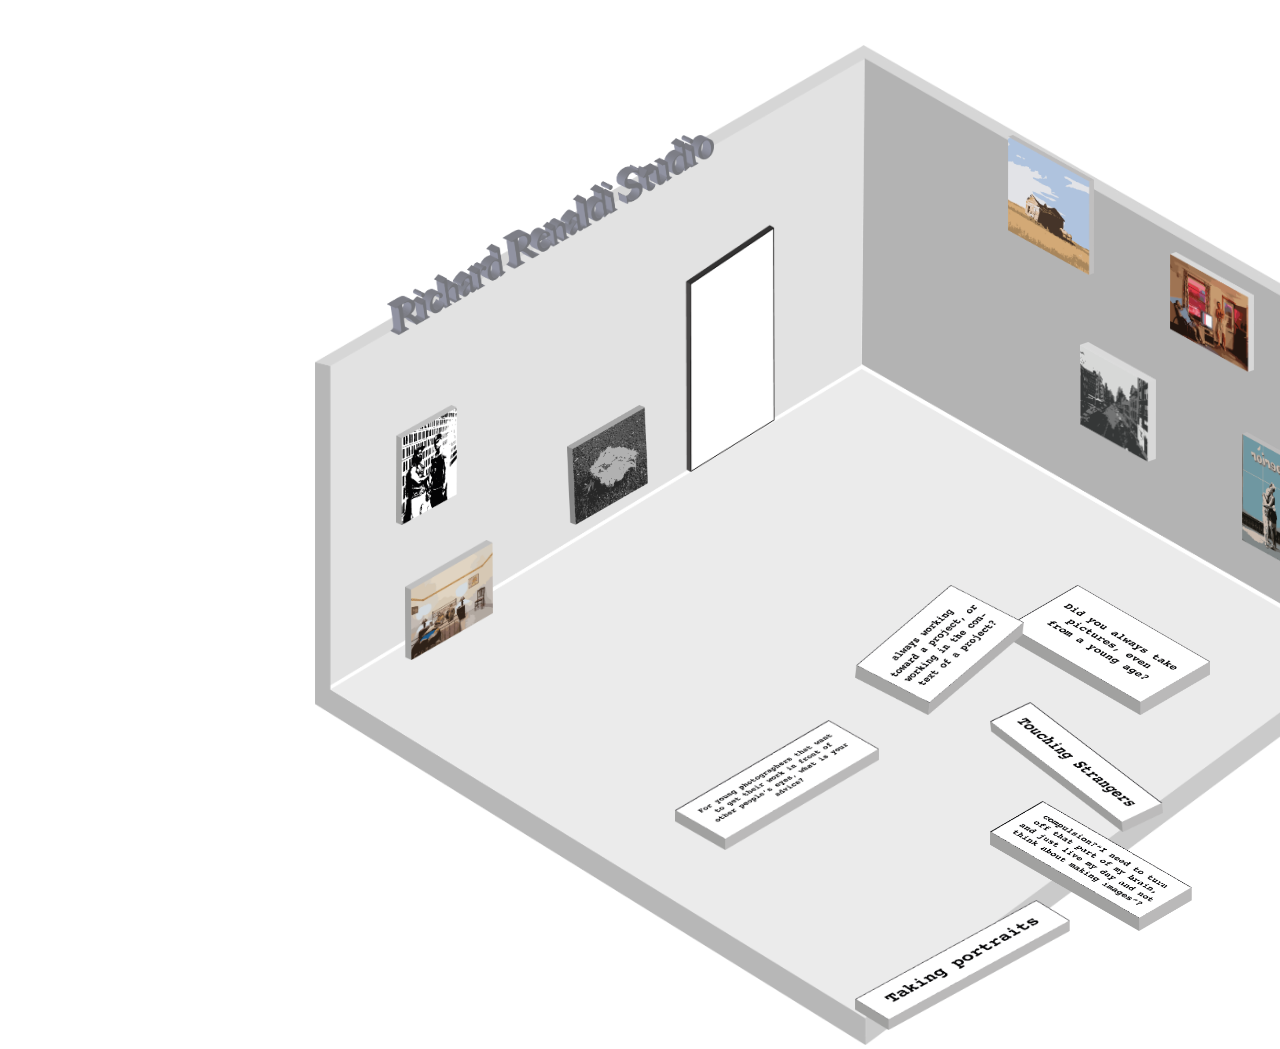
<file: index.html>
<!DOCTYPE html>
<html>
<head>
<title>On knowing when to put down the camera</title>
  	<link href="index.css" rel="stylesheet" type="text/css">
  </head>


		<body>
<div class="main">
	<img src="studio2.png" height="1000" alt="bg1">
	<a href="3.html">
	<img src="2.png" class="p1">
	</a>

  <a href="3.html">
  <img src="3.png" class="p2">
  </a>

  <a href="3.html">
  <img src="4.png" class="p3">
  </a>

  <a href="4.html">
  <img src="5.png" class="p4">
  </a>

  <a href="4.html">
  <img src="6.png" class="p5">
  </a>

  <a href="9.html">
  <img src="7.png" class="p6">
  </a>

  <a href="12.html">
  <img src="8.png" class="p7">
  </a>

  <a href="13.html">
  <img src="9.png" class="p8">
  </a>

<a href="1.html">
  <img src="word.png" class="word">
</a>

<a href="2.html">
  <img src="10.png" class="p9">
</a>


<a href="7.html">
  <img src="11.png" class="p10">
</a>

<a href="9.html">
  <img src="12.png" class="p11">
</a>

<a href="10.html">
  <img src="13.png" class="p12">
</a>

<a href="11.html">
  <img src="14.png" class="p13">
</a>

<a href="13.html">
  <img src="15.png" class="p14">
</a>



</div>


</body>
</file>
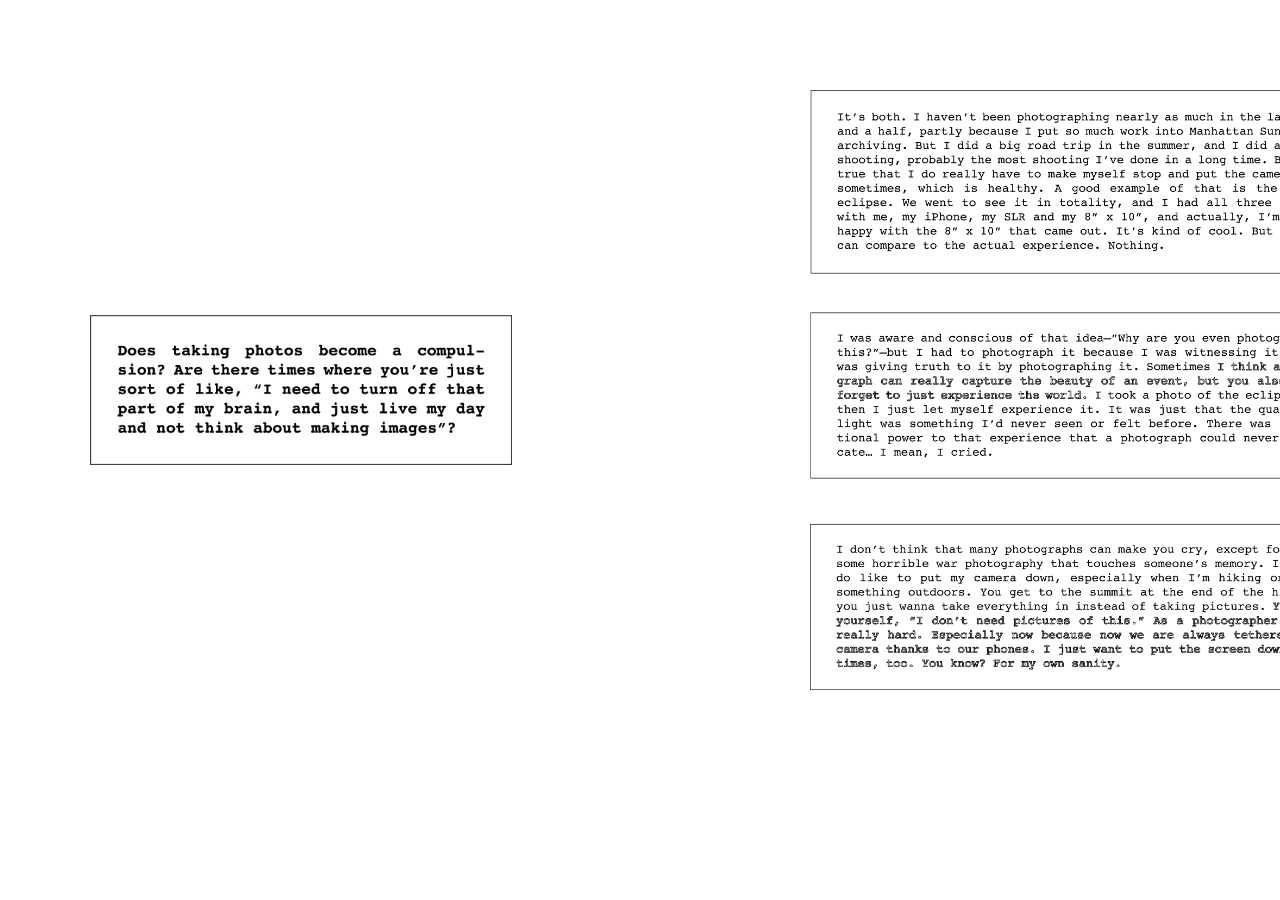
<file: 10.html>
<!DOCTYPE html>
<html>
<head>
<title></title>
  	<link href="4.css" rel="stylesheet" type="text/css">
  </head>


<body>
  <div class="q6">
    <img src="q8.png" height="150">
    </div>

    <div class="a6">
      <a href="index.html">
      <img src="a8.png" height="600">
      </a>
      </div>

      </body>
</file>
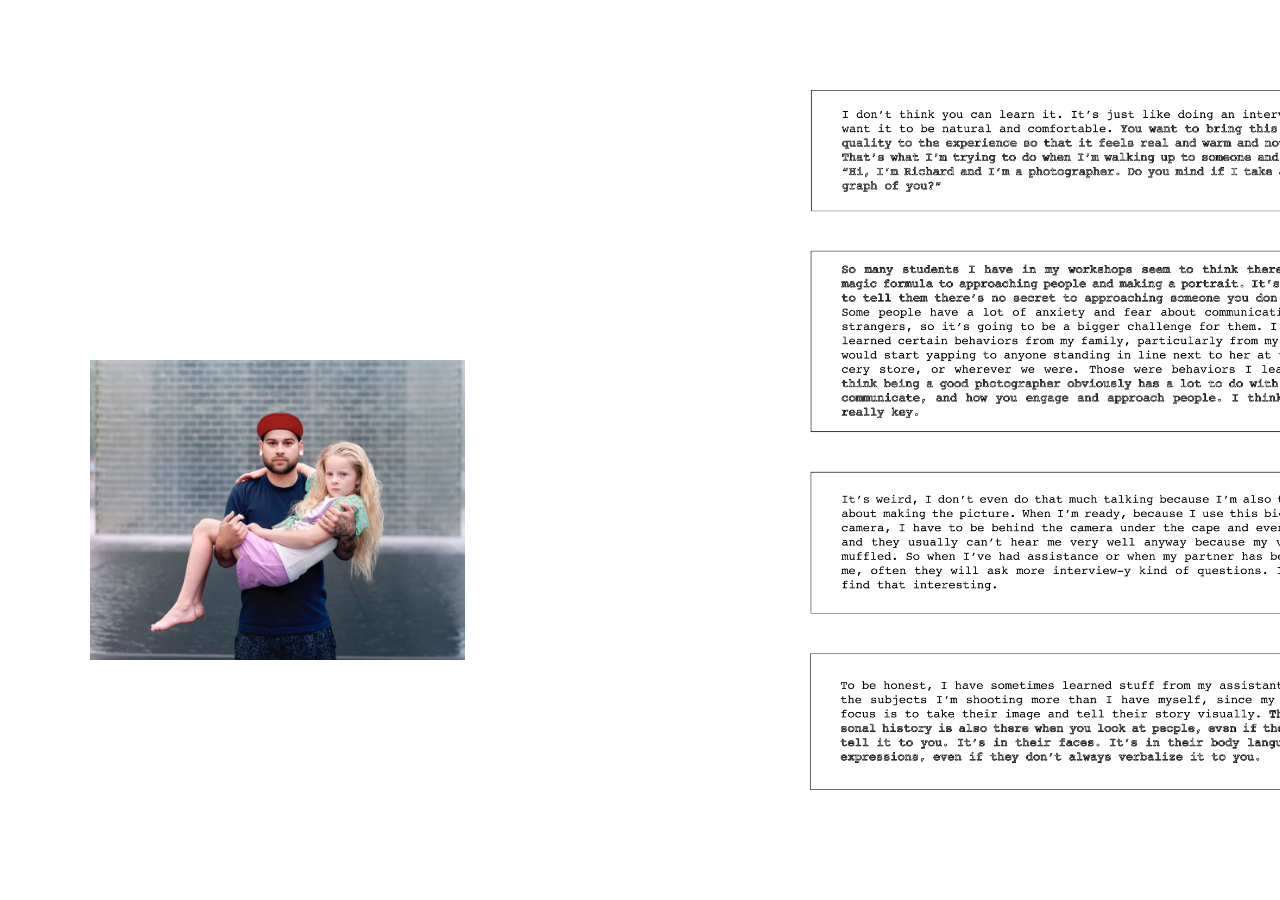
<file: 11.html>
<!DOCTYPE html>
<html>
<head>
<title></title>
  	<link href="4.css" rel="stylesheet" type="text/css">
  </head>


<body>
  <div class="q9">
    <img src="q9.png" height="200">
    </div>

    <div class="chris">
      <img src="chris.jpg" height="300">
      </div>

    <div class="a9">
      <a href="index.html">
      <img src="a9.png" height="700">
      </a>
      </div>

      </body>
</file>
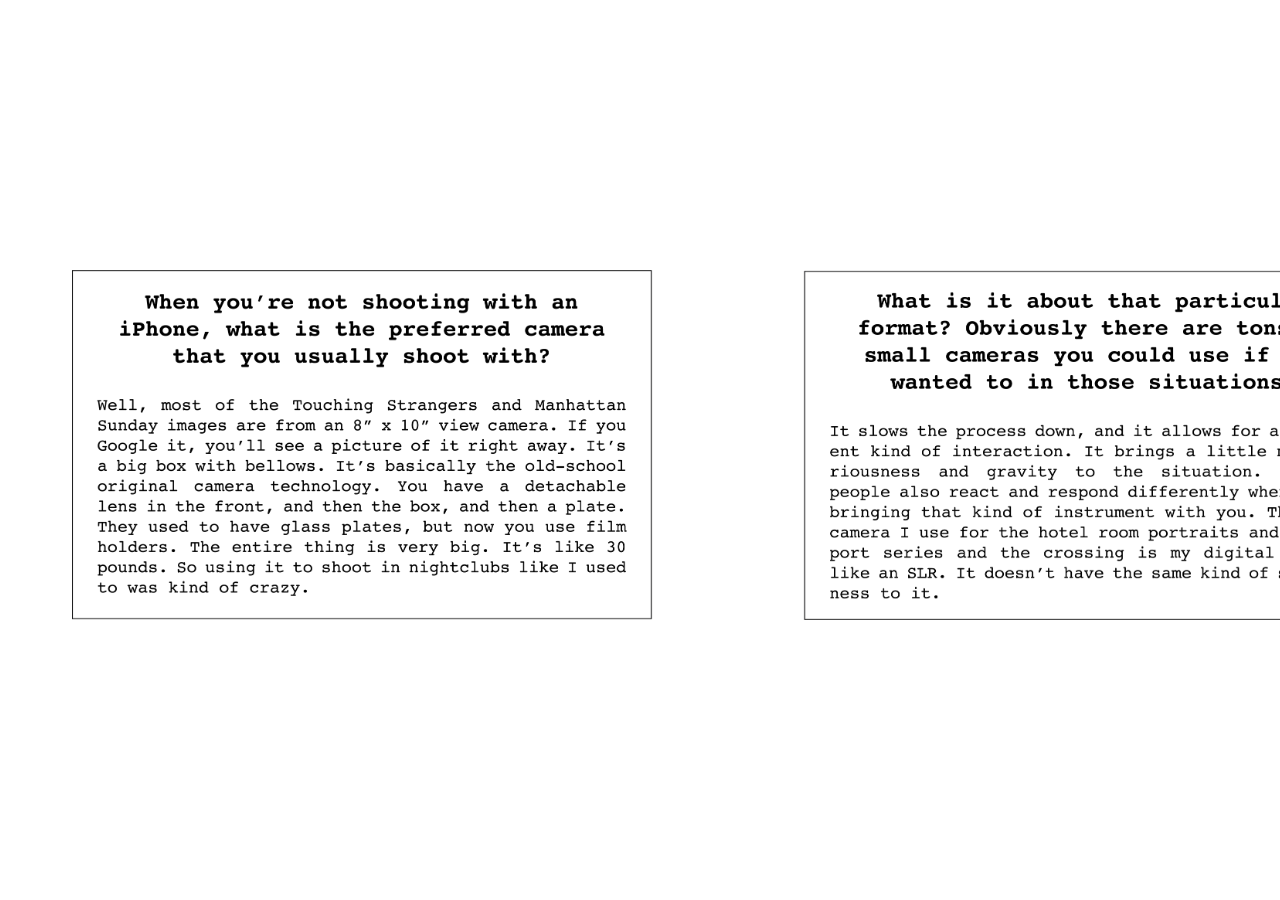
<file: 12.html>
<!DOCTYPE html>
<html>
<head>
<title></title>
  	<link href="4.css" rel="stylesheet" type="text/css">
  </head>


<body>
  <div class="q10">
    <a href="index.html">
    <img src="q10.png" height="350">
    </a>
    </div>


      </body>
</file>
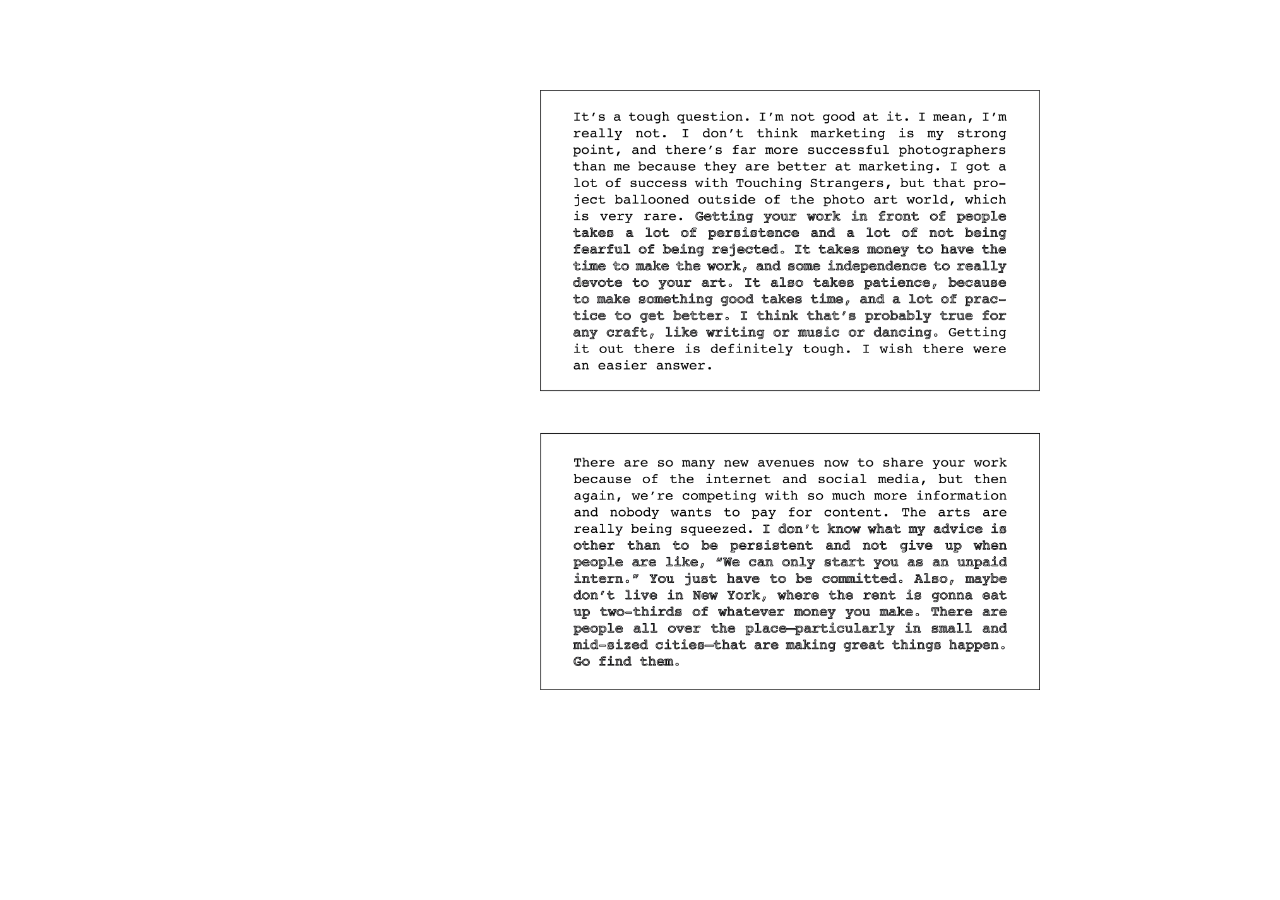
<file: 13.html>
<!DOCTYPE html>
<html>
<head>
<title></title>
  	<link href="4.css" rel="stylesheet" type="text/css">
  </head>


<body>
  <div class="a11">
    <a href="index.html">
    <img src="a11.png" height="600">
    </a>
    </div>


      </body>
</file>
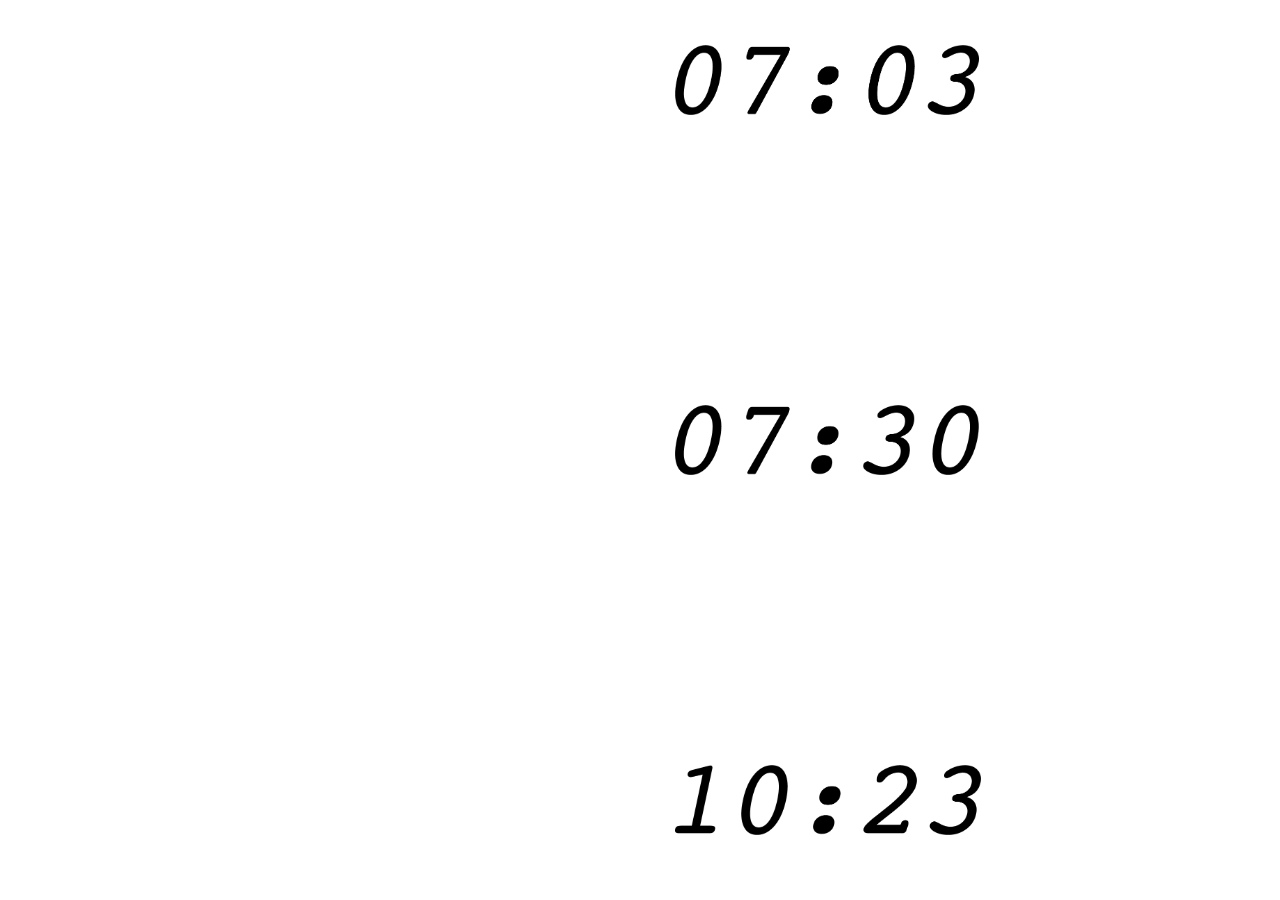
<file: 3.html>
<!DOCTYPE html>
<html>
<head>
<title></title>
  	<link href="3.css" rel="stylesheet" type="text/css">
  </head>

  <body>

    <div class="t1">
      <a href="index.html">
      <img src="0703.png" height="70">
      </a>
      </div>

      <div class="t2">
          <a href="index.html">
        <img src="0730.png" height="70">
        </a>
        </div>


        <div class="t3">
            <a href="index.html">
          <img src="1023.png" height="70">
          </a>
          </div>









    </body>
</file>
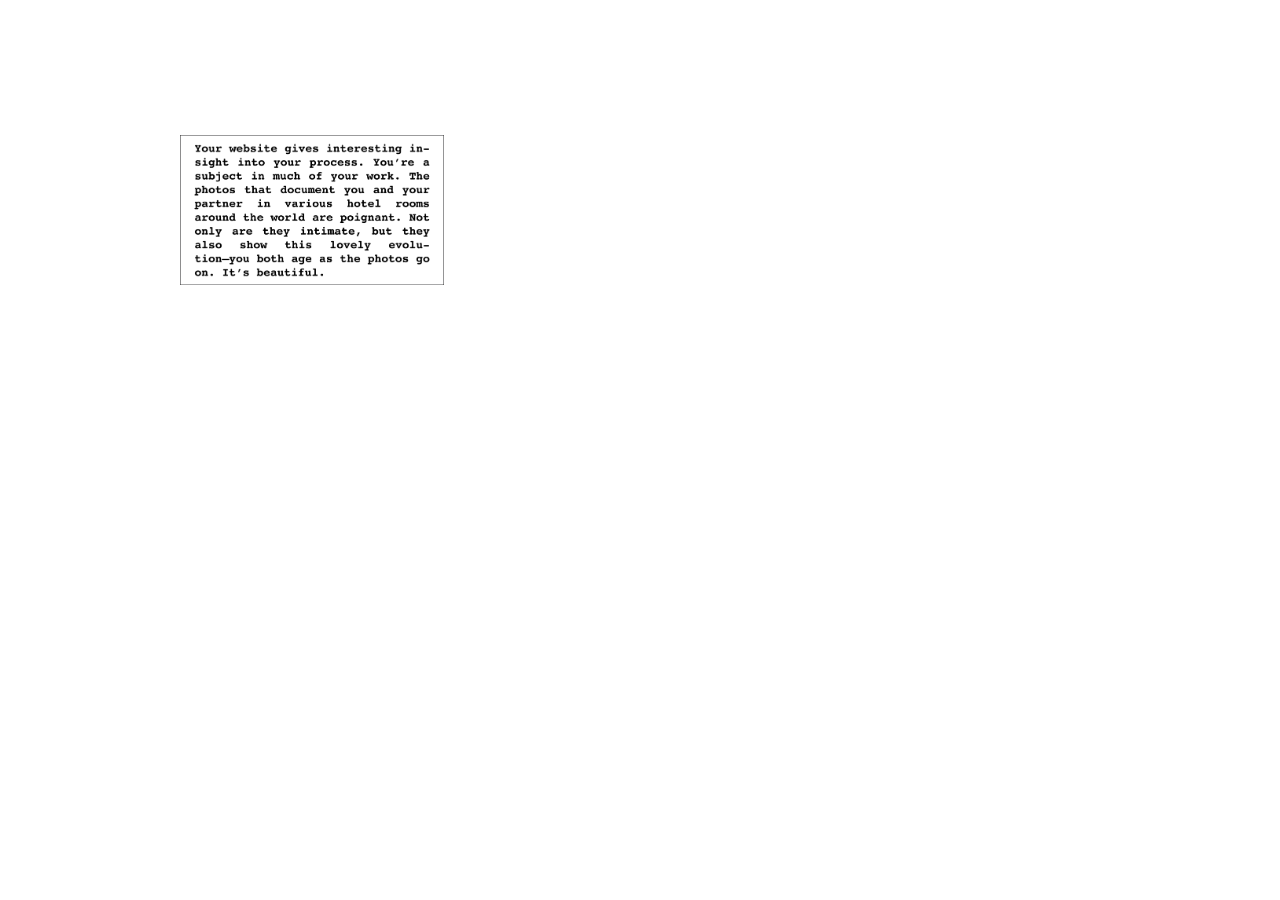
<file: 4.html>
<!DOCTYPE html>
<html>
<head>
<title></title>
  	<link href="4.css" rel="stylesheet" type="text/css">
  </head>

<body>
  <div class="q5">
    <a href="5.html">
    <img src="q5.png" height="150">
  </a>
    </div>













</body>
</file>
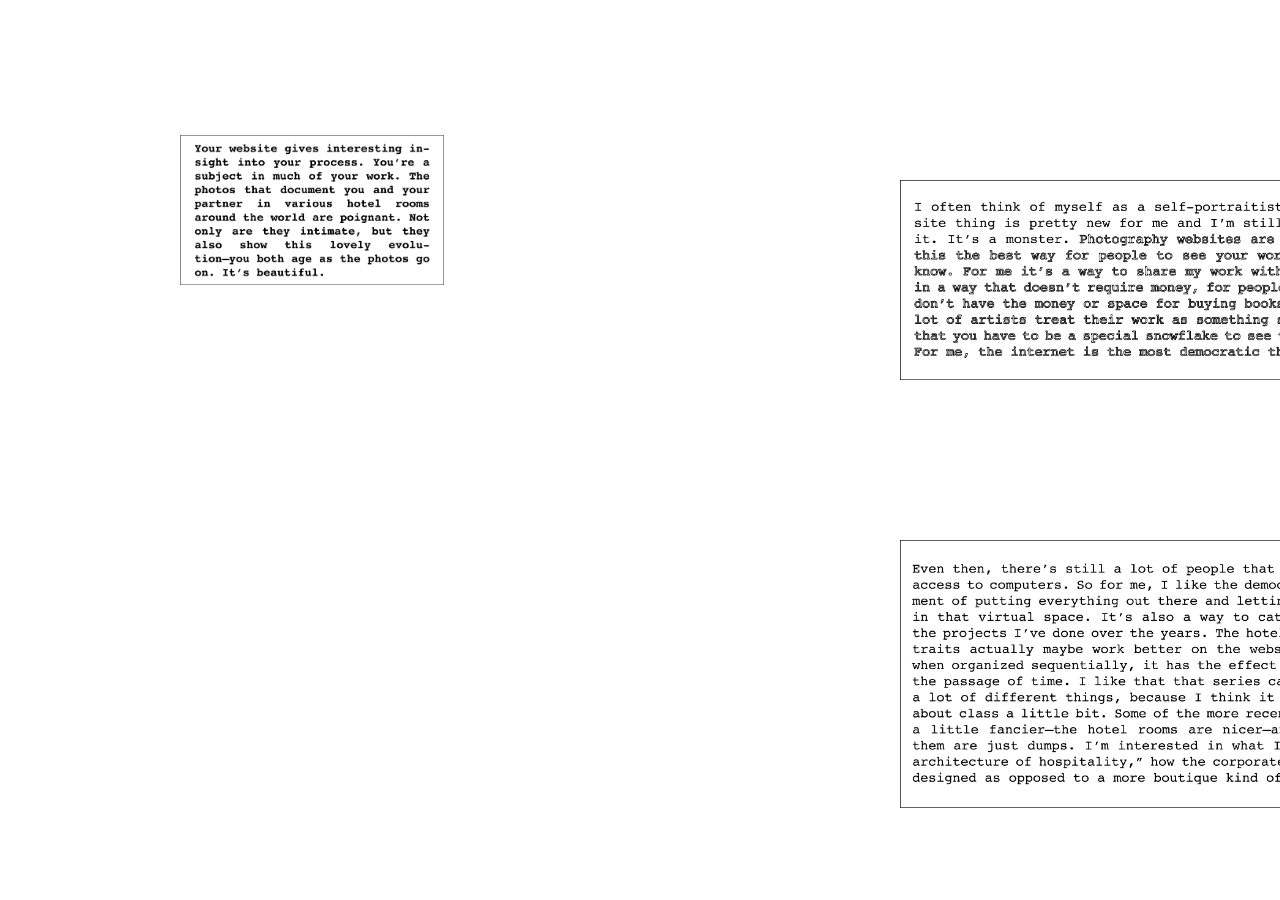
<file: 5.html>
<!DOCTYPE html>
<html>
<head>
<title></title>
  	<link href="4.css" rel="stylesheet" type="text/css">
  </head>

<body>
  <div class="q5">
    <a href="4.html">
    <img src="q5.png" height="150">
  </a>
    </div>

    <div class="a5">
      <a href="6.html">
  <img src="a5.png" height="200">
  </a>
  </div>

  <div class="a52">
    <a href="6.html">
<img src="a52.png" height="268.3">
</a>
</div>
</file>
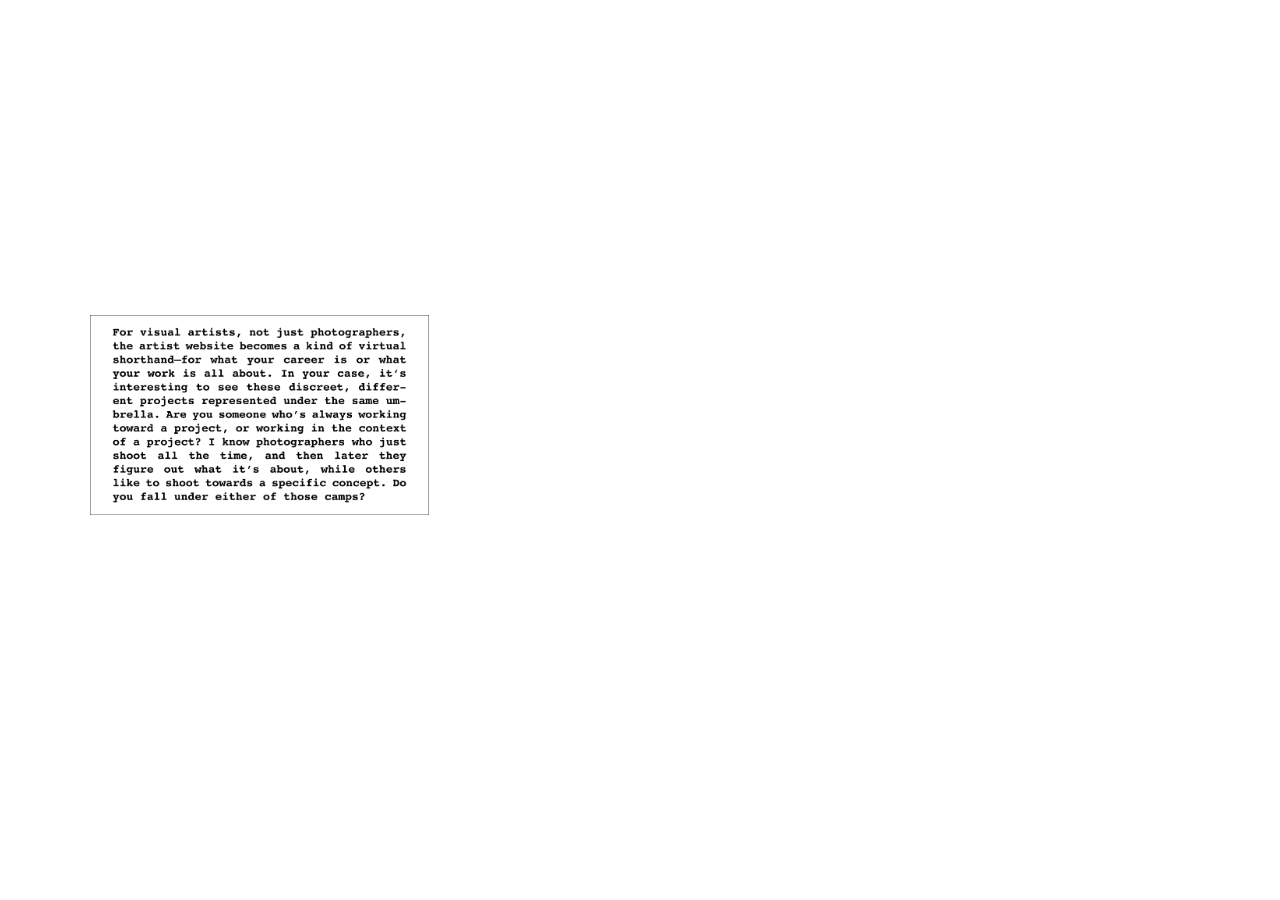
<file: 7.html>
<!DOCTYPE html>
<html>
<head>
<title></title>
  	<link href="4.css" rel="stylesheet" type="text/css">
  </head>


<body>
  <div class="q6">
    <a href="8.html">
    <img src="q6.png" height="200">
    </a>
    </div>













  </body>
</file>
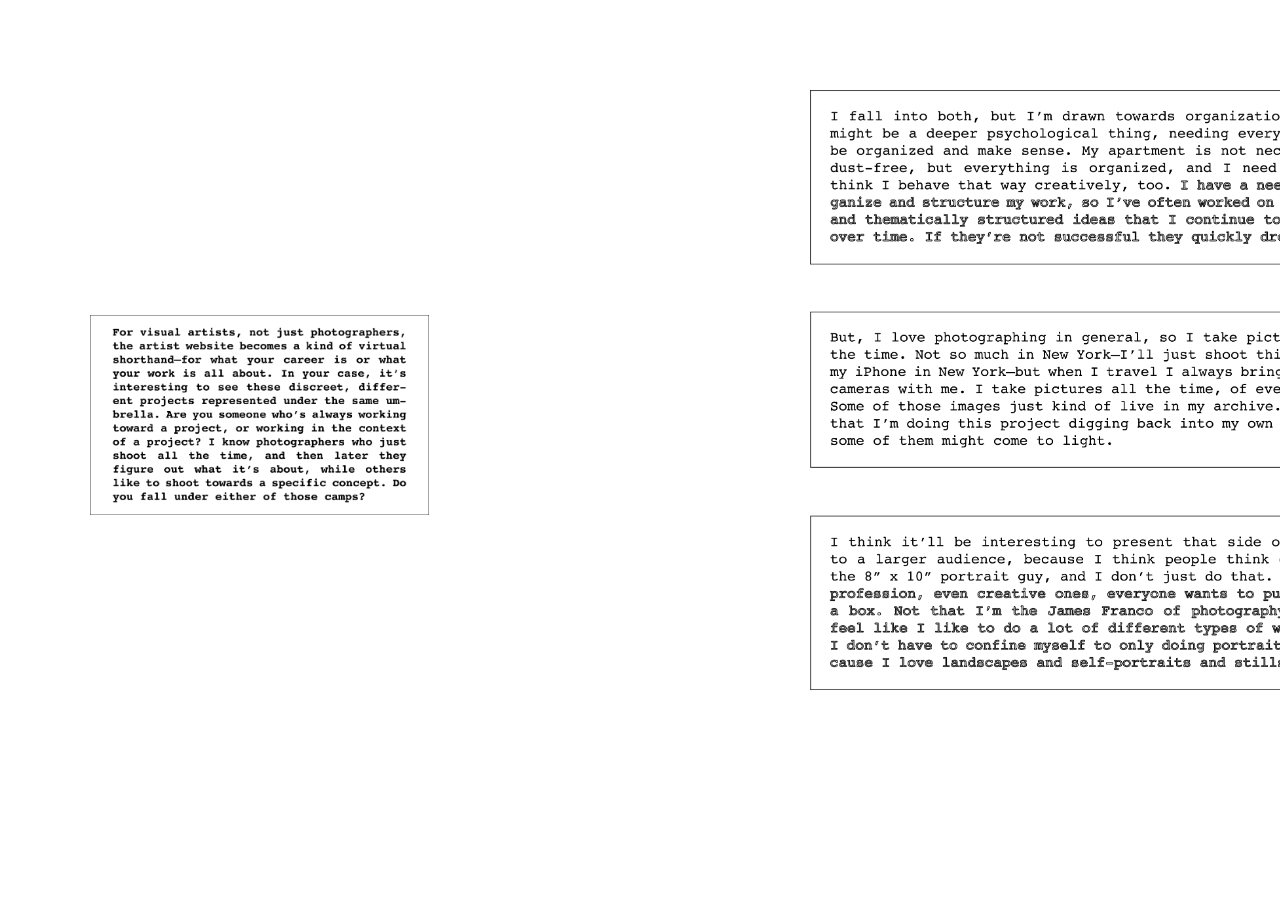
<file: 8.html>
<!DOCTYPE html>
<html>
<head>
<title></title>
  	<link href="4.css" rel="stylesheet" type="text/css">
  </head>


<body>
  <div class="q6">
    <img src="q6.png" height="200">
    </div>

    <div class="a6">
      <a href="index.html">
      <img src="a6.png" height="600">
      </a>
      </div>

      </body>
</file>
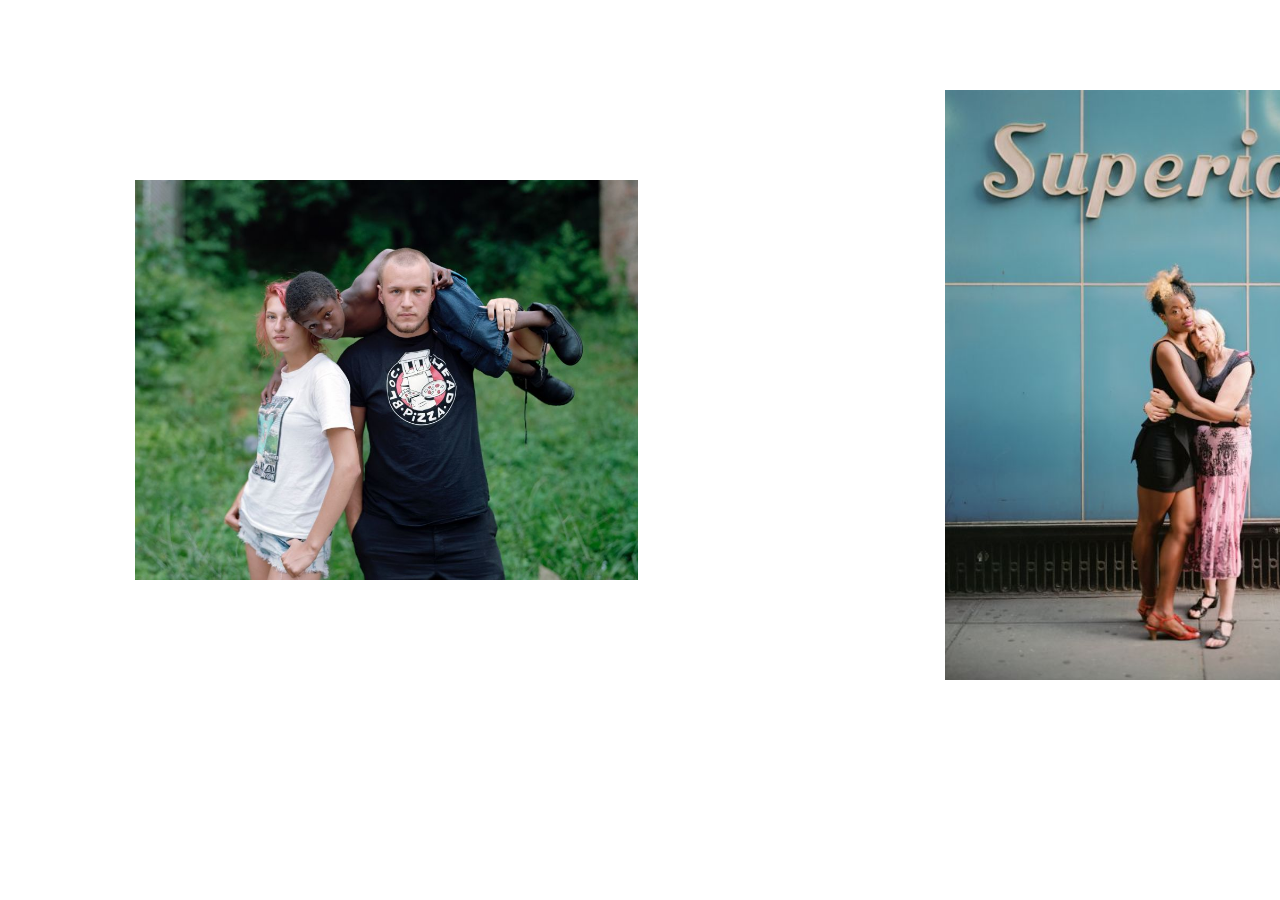
<file: 9.html>
<!DOCTYPE html>
<html>
<head>
<title></title>
  	<link href="4.css" rel="stylesheet" type="text/css">
  </head>


<body>


<div class="q7">
  <img src="q7.png" height="249">
  </div>

<div class="che">
  <img src="che.jpg" height="400">
</div>


<div class="a7">
  <img src="a7.png" height="249">
  </div>

<div class="elaine">
  <a href="index.html">
  <img src="elaine.jpg" height="590">
  </a>
</div>
</file>
<file: index.css>
.main{
  position: absolute;
  left:35vh;
  top:5vh;
}

.word{
  position: absolute;
  left:8vh;
  top:10vh;
  height: 200px;
  background-size: 100%;
  background-position: center;
}

.word:hover{
    position: absolute;
    left:8vh;
    top:10vh;
    height: 250px;
    background-size: 150%;
    background-position: center;


  }


.p1{
  position: absolute;
  left:9vh;
  top:40vh;
  height: 120px;
  background-size: 100%;
  background-position: center;
}

.p1:hover{
    position: absolute;
    left:9vh;
    top:35vh;
    height: 200px;
    background-size: 150%;
    background-position: center;


  }

  .p2{
    position: absolute;
    left:28vh;
    top:40vh;
    height: 120px;
    background-size: 100%;
    background-position: center;
  }

  .p2:hover{
      position: absolute;
      left:28vh;
      top:40vh;
      height: 200px;
      background-size: 150%;
      background-position: center;


    }

    .p3{
      position: absolute;
      left:85vh;
      top:33vh;
      height: 120px;
      background-size: 100%;
      background-position: center;
    }

    .p3:hover{
        position: absolute;
        left:85vh;
        top:33vh;
        height: 200px;
        background-size: 150%;
        background-position: center;


      }


      .p4{
        position: absolute;
        left:95vh;
        top:23vh;
        height: 120px;
        background-size: 100%;
        background-position: center;
      }

      .p4:hover{
          position: absolute;
          left:95vh;
          top:23vh;
          height: 200px;
          background-size: 150%;
          background-position: center;


        }


        .p5{
          position: absolute;
          left:10vh;
          top:55vh;
          height: 120px;
          background-size: 100%;
          background-position: center;
        }

        .p5:hover{
            position: absolute;
            left:10vh;
            top:55vh;
            height: 200px;
            background-size: 150%;
            background-position: center;


          }

          .p6{
            position: absolute;
            left:103vh;
            top:43vh;
            height: 140px;
            background-size: 100%;
            background-position: center;
          }

          .p6:hover{
              position: absolute;
              left:103vh;
              top:43vh;
              height: 220px;
              background-size: 150%;
              background-position: center;


            }

            .p7{
              position: absolute;
              left:117vh;
              top:43vh;
              height: 140px;
              background-size: 100%;
              background-position: center;
            }

            .p7:hover{
                position: absolute;
                left:117vh;
                top:43vh;
                height: 220px;
                background-size: 150%;
                background-position: center;


              }

              .p8{
                position: absolute;
                left:77vh;
                top:10vh;
                height: 140px;
                background-size: 100%;
                background-position: center;
              }

              .p8:hover{
                  position: absolute;
                  left:77vh;
                  top:10vh;
                  height: 220px;
                  background-size: 150%;
                  background-position: center;


                }



                .p9{
                  position: absolute;
                  left:77vh;
                  top:60vh;
                  height: 130px;
                  background-size: 100%;
                  background-position: center;
                }

                .p9:hover{
                    position: absolute;
                    left:77vh;
                    top:60vh;
                    height: 210px;
                    background-size: 150%;
                    background-position: center;


                  }


                  .p10{
                    position: absolute;
                    left:60vh;
                    top:60vh;
                    height: 130px;
                    background-size: 100%;
                    background-position: center;
                  }

                  .p10:hover{
                      position: absolute;
                      left:60vh;
                      top:60vh;
                      height: 210px;
                      background-size: 150%;
                      background-position: center;


                    }


                    .p11{
                      position: absolute;
                      left:75vh;
                      top:73vh;
                      height: 130px;
                      background-size: 100%;
                      background-position: center;
                    }

                    .p11:hover{
                        position: absolute;
                        left:75vh;
                        top:73vh;
                        height: 210px;
                        background-size: 150%;
                        background-position: center;


                      }


                      .p12{
                        position: absolute;
                        left:75vh;
                        top:84vh;
                        height: 130px;
                        background-size: 100%;
                        background-position: center;
                      }

                      .p12:hover{
                          position: absolute;
                          left:75vh;
                          top:84vh;
                          height: 210px;
                          background-size: 150%;
                          background-position: center;


                        }


                        .p13{
                          position: absolute;
                          left:60vh;
                          top:95vh;
                          height: 130px;
                          background-size: 100%;
                          background-position: center;
                        }

                        .p13:hover{
                            position: absolute;
                            left:60vh;
                            top:95vh;
                            height: 210px;
                            background-size: 150%;
                            background-position: center;


                          }


                          .p14{
                            position: absolute;
                            left:40vh;
                            top:75vh;
                            height: 130px;
                            background-size: 100%;
                            background-position: center;
                          }

                          .p14:hover{
                              position: absolute;
                              left:40vh;
                              top:75vh;
                              height: 210px;
                              background-size: 150%;
                              background-position: center;


                            }
</file>
<file: 4.css>
.q5{
  position: absolute;
  top:15vh;
  left:20vh;
}


.a5{
  position: absolute;
  top:20vh;
  left:100vh;
}


.a52{
  position: absolute;
  top:60vh;
  left:100vh;
}

.ash{
  position: absolute;
  top:40vh;
  left:20vh;
}
.overlay{
  background-color: white;
  position: absolute;
  transition: all .3s ease;
  opacity: 0;
}

.ash:hover .overlay{
  opacity: 1;
}

.text{
  font-family: courier-std, monospace;

  font-weight: 700;

  font-style: normal;
}

.pom{
  position: absolute;
  top:85vh;
  left:20vh;
}

.overlay{
  background-color: white;
  position: absolute;
  transition: all .3s ease;
  opacity: 0;
}

.pom:hover .overlay{
  opacity: 1;
}

.q6{
  position: absolute;
  top:35vh;
  left:10vh;
}


.a6{
  position: absolute;
  top:10vh;
  left:90vh;
}


.che{
  position: absolute;
  top:20vh;
  left:15vh;
}

.q7{
  position: absolute;
  top:30vh;
  left:15vh;
}

.che:hover{
  opacity: 0;
}


.elaine{
  position: absolute;
  top:10vh;
  left:105vh;
}

.a7{
  position: absolute;
  top:35vh;
  left:105vh;
}

.elaine:hover{
  opacity: 0;
}


.q9{
  position: absolute;
  top:40vh;
  left:10vh;
}

.chris{
  position: absolute;
  top:40vh;
  left:10vh;
}

.chris:hover{
  opacity:0;
}


.a9{
  position: absolute;
  top:10vh;
  left:90vh;
}

.q10{
  position: absolute;
  top:30vh;
  left:8vh;
}

.a11{
  position: absolute;
  top:10vh;
  left:60vh;
}
</file>
<file: 3.css>
.t1{
  position: absolute;
  top:5vh;
  left:75vh;
}

.t1:hover{

background-image: url('07031.jpg');
height:750px;
width:600px;
}




.t2{
  position: absolute;
  top:45vh;
  left:75vh;
}

.t2:hover{

background-image: url('07301.jpg');
height:750px;
width:955px;
position: absolute;
}

.t3{
  position: absolute;
  top:85vh;
  left:75vh;
}


.t3:hover{

background-image: url('10231.jpg');
height:758px;
width:950px;
position: absolute;
}
</file>
